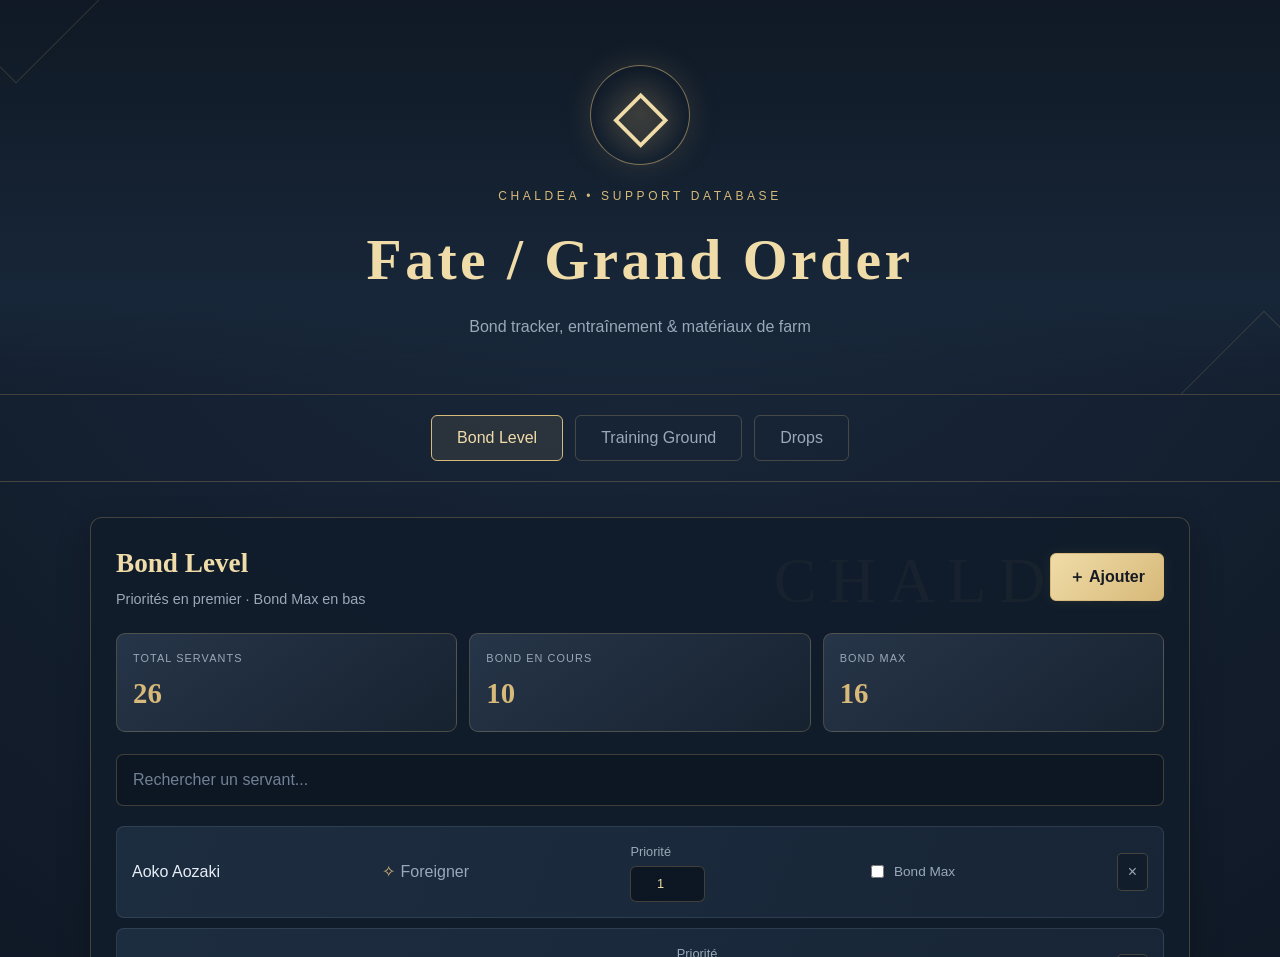
<file: index.html>
<!DOCTYPE html>
<html lang="fr">
<head>
  <meta charset="UTF-8">
  <meta name="viewport" content="width=device-width, initial-scale=1.0">
  <meta http-equiv="refresh" content="0; url=fgo.html">
  <title>Chaldea Database</title>
</head>
<body>
  <p>Redirection vers <a href="fgo.html">Chaldea Database</a>...</p>
</body>
</html>
</file>
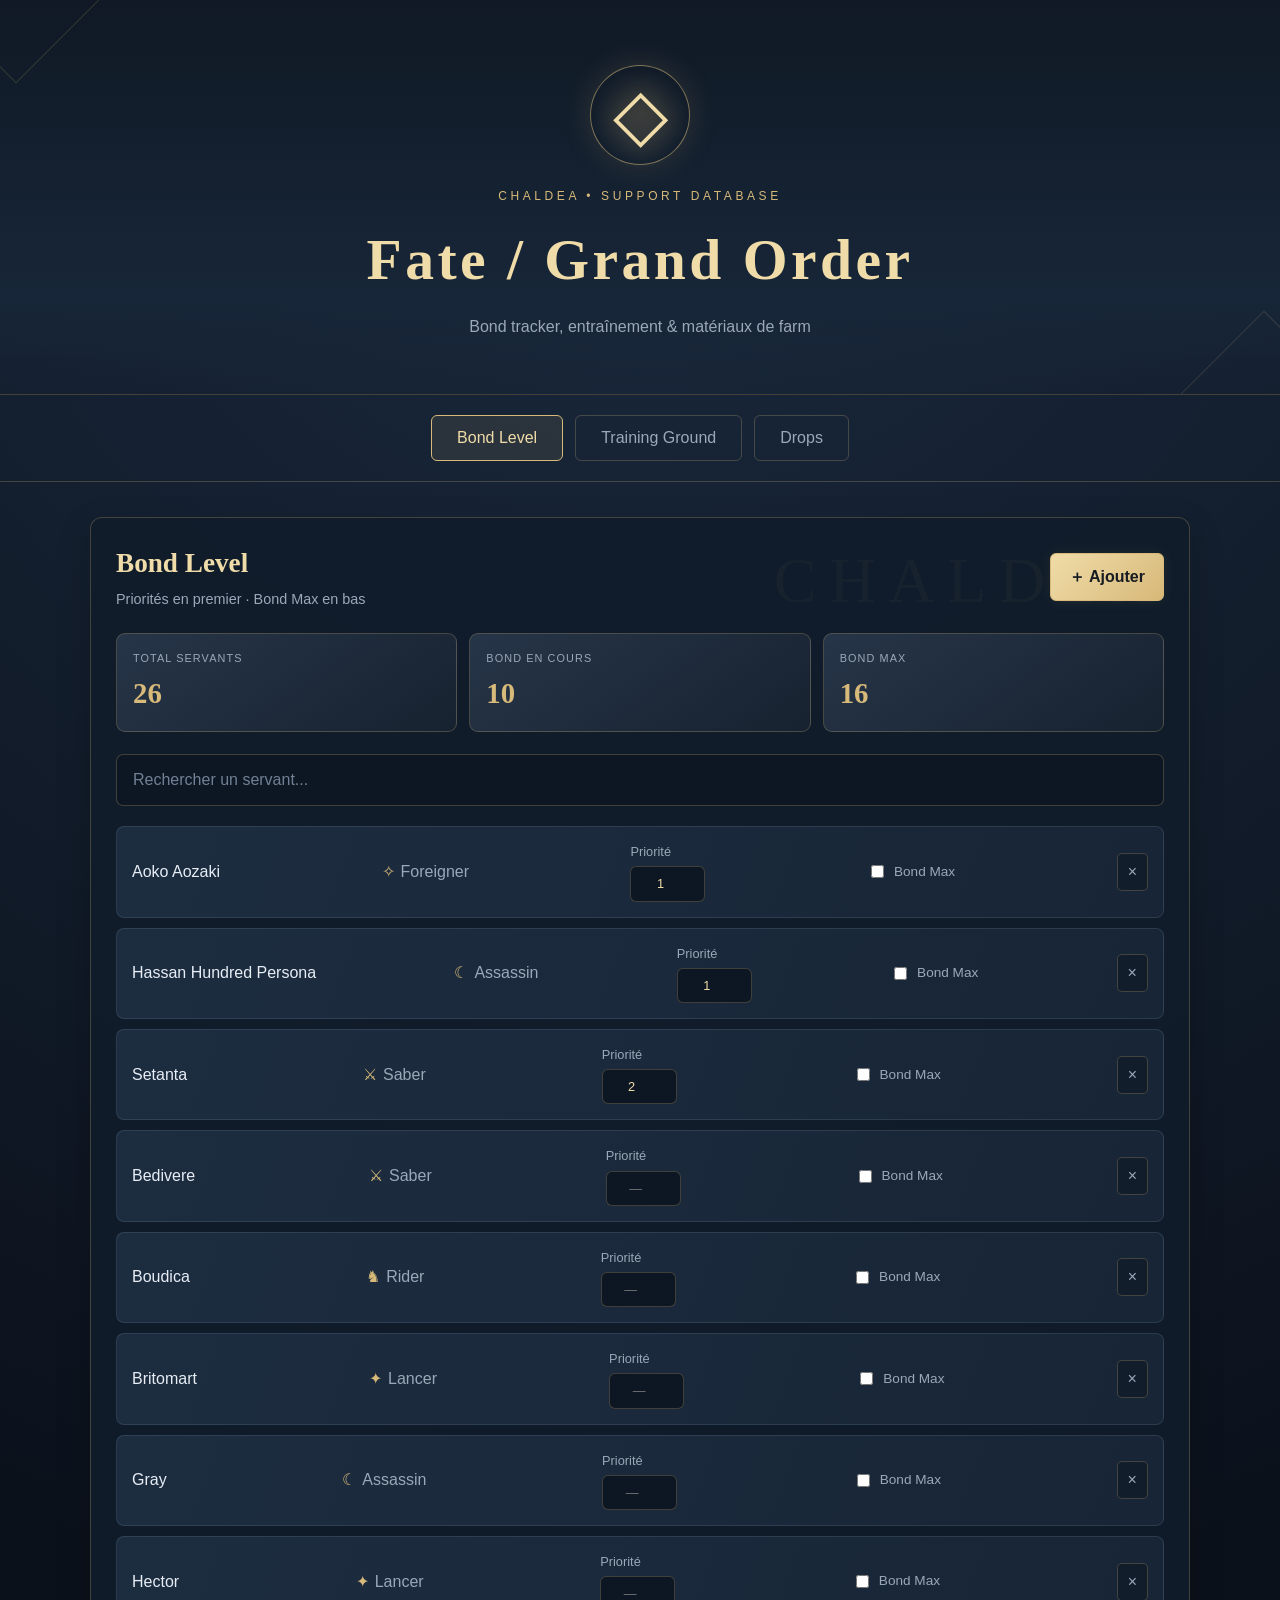
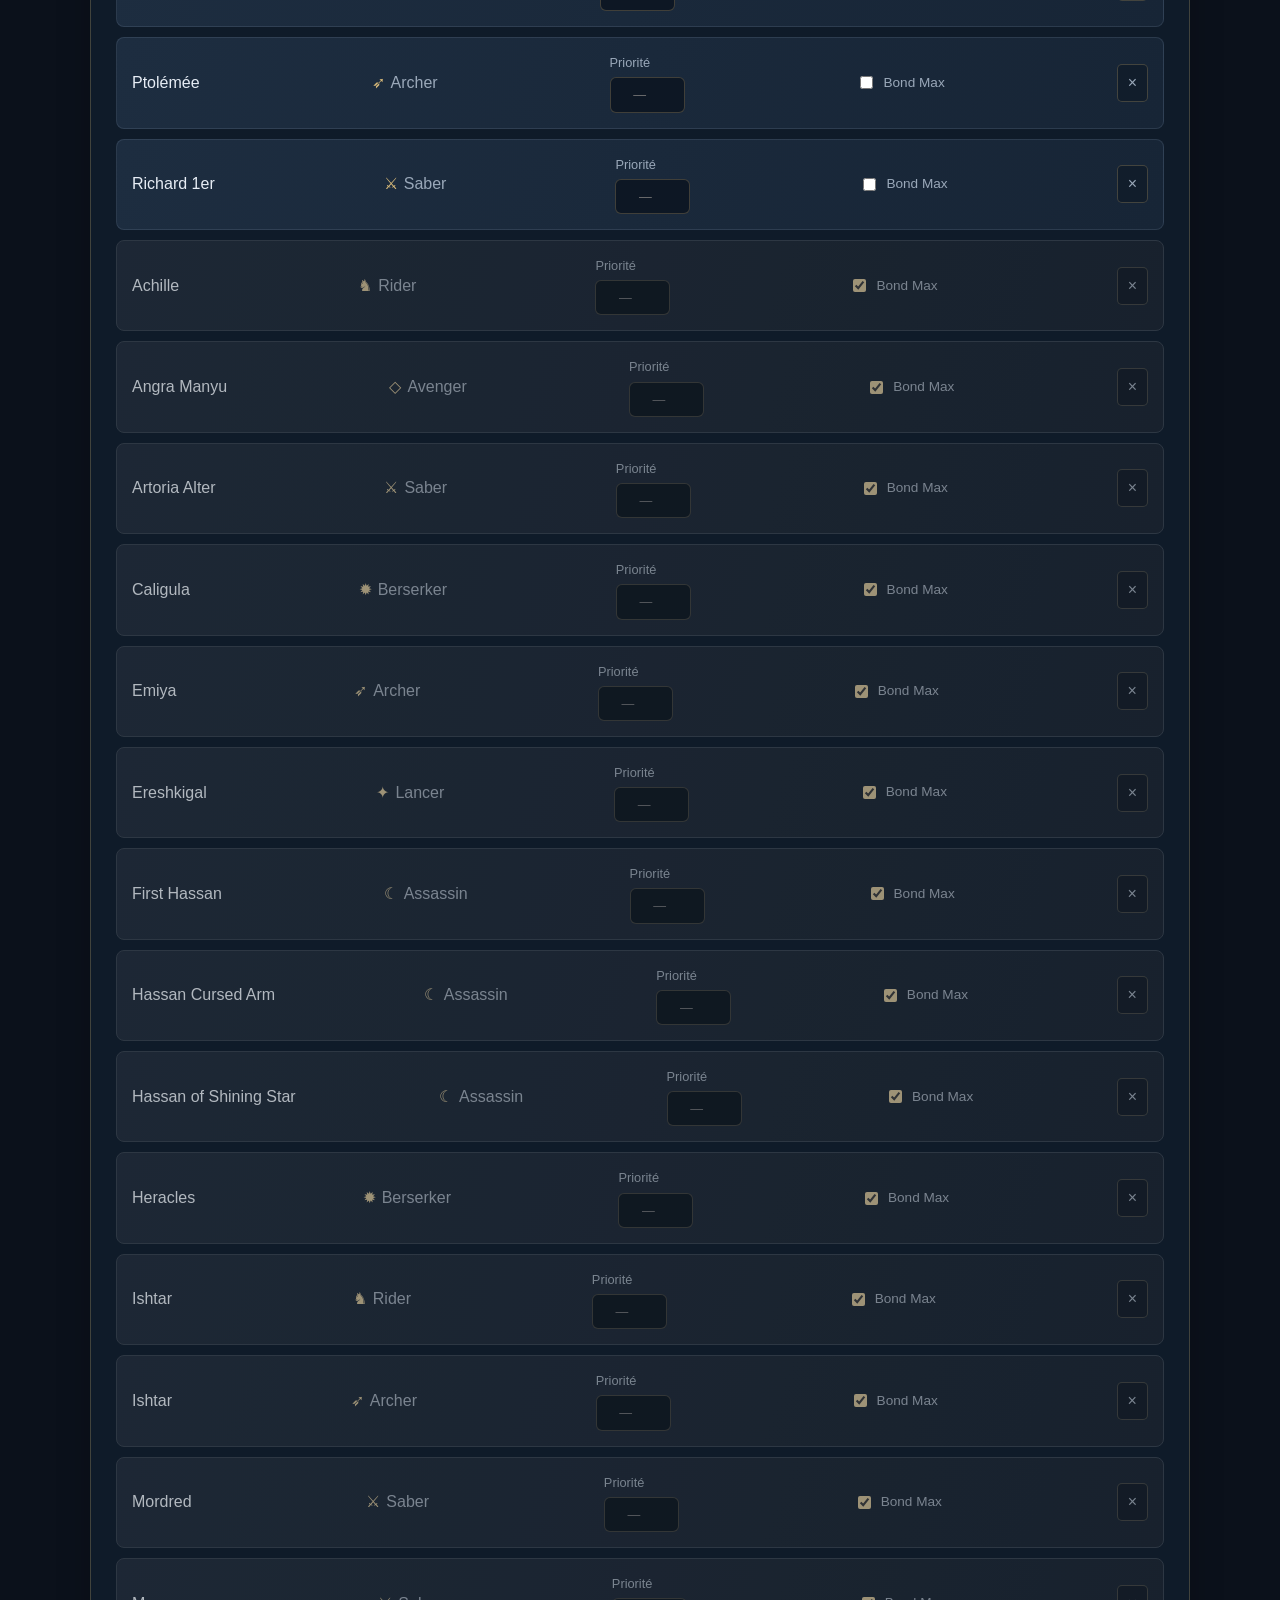
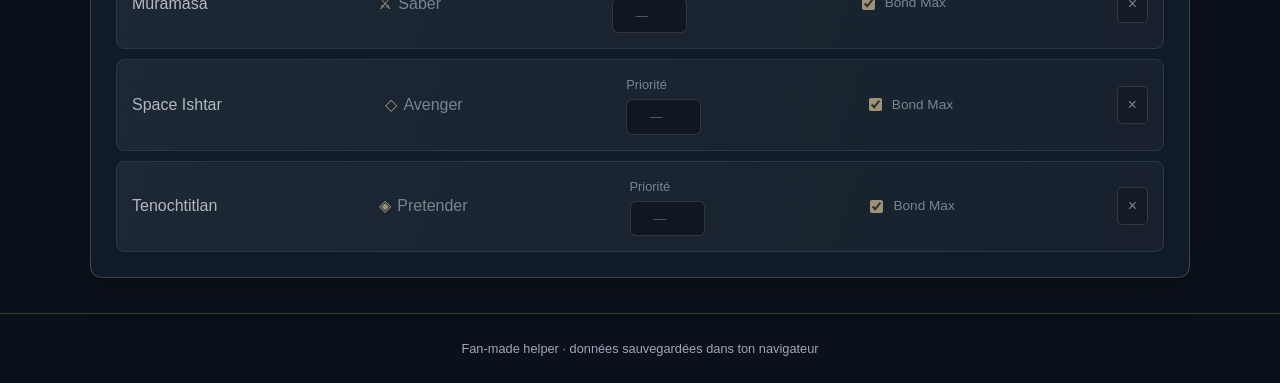
<file: fgo.html>
<!DOCTYPE html>
<html lang="fr">
<head>
  <meta charset="UTF-8">
  <meta name="viewport" content="width=device-width, initial-scale=1.0">
  <title>Fate/Grand Order | Helper</title>
  <link rel="stylesheet" href="fgo.css">
</head>
<body>
<header class="hero">
  <div class="fgo-brand-mark" aria-hidden="true">
    <span>◇</span>
  </div>
  <div class="eyebrow">CHALDEA • SUPPORT DATABASE</div>
  <h1>Fate / Grand Order</h1>
  <p>Bond tracker, entraînement &amp; matériaux de farm</p>
</header>
  <nav class="tabs">
    <button class="tab active" data-tab="bond" type="button">Bond Level</button>
    <button class="tab" data-tab="training" type="button">Training Ground</button>
    <button class="tab" data-tab="farm" type="button">Drops</button>
  </nav>

  <main>
    <section id="bond" class="panel active">
      <div class="section-head">
        <div>
          <h2>Bond Level</h2>
          <p>Priorités en premier · Bond Max en bas</p>
        </div>
        <button id="addServant" class="primary" type="button">＋ Ajouter</button>
      </div>

      <div class="bond-stats" id="bondStats">
        <div class="stat-card"><span class="stat-label">TOTAL SERVANTS</span><strong id="totalCount">0</strong></div>
        <div class="stat-card"><span class="stat-label">BOND EN COURS</span><strong id="activeCount">0</strong></div>
        <div class="stat-card"><span class="stat-label">BOND MAX</span><strong id="maxCount">0</strong></div>
      </div>

      <div class="toolbar">
        <input id="bondSearch" type="search" placeholder="Rechercher un servant..." class="search">
      </div>
      <div id="servantList"></div>
    </section>

    <section id="training" class="panel">
      <div class="section-head">
        <div>
          <h2>Training Ground</h2>
          <p>Planning hebdomadaire des entraînements et tableau des gemmes</p>
        </div>
      </div>

      <div class="training-section">
        <h3>Planning de la semaine</h3>
        <div class="training-week">
          <article class="training-day"><h4>Lundi</h4><img src="assets/training-ground/training-ground-2.png" alt="Icône de classe du lundi"></article>
          <article class="training-day"><h4>Mardi</h4><img src="assets/training-ground/training-ground-3.png" alt="Icône de classe du mardi"></article>
          <article class="training-day">
  <h4>Mercredi</h4>
  <img src="assets/training-ground/training-ground-4.png" alt="Icône de classe du mercredi">
  <span class="training-plus">+</span>
  <img src="assets/training-ground/training-ground-5.png" alt="Icône supplémentaire du mercredi">
</article>

<article class="training-day">
  <h4>Jeudi</h4>
  <img src="assets/training-ground/training-ground-9.png" alt="Icône de classe du jeudi">
  <span class="training-plus">+</span>
  <img src="assets/training-ground/training-ground-10.png" alt="Icône supplémentaire du jeudi">
</article>
          <article class="training-day"><h4>Vendredi</h4><img src="assets/training-ground/training-ground-11.png" alt="Icône de classe du vendredi"></article>
          <article class="training-day"><h4>Samedi</h4><img src="assets/training-ground/training-ground-13.png" alt="Icône de classe du samedi"></article>
          <article class="training-day"><h4>Dimanche</h4><img src="assets/training-ground/training-ground-13.png" alt="Icône de classe du dimanche"></article>
        </div>
        <p class="training-note">Le symbole « + » est conservé pour le mercredi et le jeudi, comme indiqué dans le tableau Excel.</p>
      </div>

      <div class="training-section">
        <h3>Gemmes par rareté</h3>
        <div class="gem-grid">
          <article class="gem-card">
            <img src="assets/training-ground/training-ground-6.png" alt="Gemmes bleues">
            <h4>Gemmes bleues</h4>
            <div class="gem-values"><span>★ 1 : 18</span><span>★★ 2 : 27</span><span>★★★ 3 : 36</span><span>★★★★ 4 : 42</span><span>★★★★★ 5 : 51</span></div>
          </article>
          <article class="gem-card">
            <img src="assets/training-ground/training-ground-7.png" alt="Gemmes rouges">
            <h4>Gemmes rouges</h4>
            <div class="gem-values"><span>★ 1 : 18</span><span>★★ 2 : 27</span><span>★★★ 3 : 36</span><span>★★★★ 4 : 42</span><span>★★★★★ 5 : 51</span></div>
          </article>
          <article class="gem-card">
            <img src="assets/training-ground/training-ground-8.png" alt="Gemmes dorées">
            <h4>Gemmes dorées</h4>
            <div class="gem-values"><span>★ 1 : 18</span><span>★★ 2 : 27</span><span>★★★ 3 : 36</span><span>★★★★ 4 : 42</span><span>★★★★★ 5 : 51</span></div>
          </article>
        </div>
      </div>
      <p class="training-source">Données reprises de la feuille « TRAINING GROUND » du classeur fourni.</p>
    </section>

    <section id="farm" class="panel">
      <div class="section-head">
        <div><h2>Drops</h2><p>Matériaux et missions associées</p></div>
      </div>
      <input id="farmSearch" type="search" placeholder="Rechercher un matériau, lieu ou mission..." class="search compact">
      <div id="farmList"></div>
    </section>
  </main>

  <dialog id="servantDialog">
    <form id="servantForm">
      <h3>Ajouter un servant</h3>
      <label>Nom<input name="name" type="text" required></label>
      <label>Classe<input name="classe" type="text" placeholder="Saber, Archer..."></label>
      <label>Priorité<input name="priority" type="number" min="1" placeholder="1 = priorité haute"></label>
      <div class="dialog-actions">
        <button type="button" id="cancelDialog" class="ghost">Annuler</button>
        <button type="submit" class="primary">Ajouter</button>
      </div>
    </form>
  </dialog>

  <footer>Fan-made helper · données sauvegardées dans ton navigateur</footer>
  <script src="fgo.js"></script>
</body>
</html>
</file>
<file: fgo.css>
/* =========================================
   FATE / GRAND ORDER — CHALDEA INTERFACE
========================================= */
:root {
  --bg: #0b111b;
  --bg-light: #111d2b;
  --panel: #172536;
  --panel-light: #223449;
  --gold: #d7b979;
  --gold-light: #f0dca8;
  --text: #e7edf5;
  --muted: #9aa8b9;
  --border: rgba(215, 185, 121, .25);
  --danger: #bd7373;
}
* { box-sizing: border-box; }
html { scroll-behavior: smooth; }
body {
  margin: 0; min-height: 100vh;
  background: radial-gradient(circle at top, #1b2b40 0%, transparent 45%), var(--bg);
  color: var(--text); font-family: "Segoe UI", Arial, sans-serif; line-height: 1.5;
}
button, input { font: inherit; }
button { cursor: pointer; }
.hero {
  position: relative; overflow: hidden; text-align: center; padding: 65px 20px 55px;
  background: linear-gradient(180deg, #101925, #172638 75%, transparent);
  border-bottom: 1px solid var(--border);
}
/* Logo Fate / Grand Order */
.fgo-brand-mark {
  width: 100px;
  height: 100px;
  margin: 0 auto 22px;
  display: grid;
  place-items: center;
  border: 1px solid rgba(215, 185, 121, .55);
  border-radius: 50%;
  background: radial-gradient(circle, #d7b97920, transparent 70%);
  box-shadow: 0 0 30px rgba(215, 185, 121, .15);
}

.fgo-brand-mark span {
  color: var(--gold-light);
  font-family: Georgia, serif;
  font-size: 4.5rem;
  text-shadow: 0 0 25px rgba(215, 185, 121, .6);
  line-height: 1;
}
.hero::before, .hero::after {
  content: ""; position: absolute; width: 150px; height: 150px;
  border: 1px solid rgba(215, 185, 121, .16); transform: rotate(45deg); pointer-events: none;
}
.hero::before { top: -100px; left: -60px; }
.hero::after { bottom: -100px; right: -60px; }
.eyebrow { color: var(--gold); font-size: .75rem; letter-spacing: .3em; margin-bottom: 12px; }
.hero h1 { margin: 0; color: var(--gold-light); font-family: Georgia, serif; font-size: clamp(2rem, 6vw, 3.6rem); letter-spacing: .06em; }
.hero p { color: var(--muted); margin: 12px 0 0; }
.tabs { display: flex; justify-content: center; flex-wrap: wrap; gap: 12px; padding: 20px; border-bottom: 1px solid var(--border); }
.tab { padding: 10px 25px; color: var(--muted); background: transparent; border: 1px solid var(--border); border-radius: 6px; transition: .2s; }
.tab:hover, .tab.active { color: var(--gold-light); background: rgba(215, 185, 121, .1); border-color: var(--gold); }
main { width: min(1100px, 92%); margin: 35px auto; }
.panel { display: none; position: relative; overflow: hidden; padding: 25px; background: rgba(17, 29, 43, .92); border: 1px solid var(--border); border-radius: 12px; box-shadow: 0 12px 35px rgba(0, 0, 0, .2); }
.panel.active { display: block; }
.panel::before { content: "CHALDEA"; position: absolute; top: 15px; right: 20px; color: rgba(215, 185, 121, .045); font-family: Georgia, serif; font-size: clamp(2rem, 7vw, 4rem); letter-spacing: .2em; pointer-events: none; }
.section-head { position: relative; z-index: 1; display: flex; align-items: center; justify-content: space-between; gap: 15px; margin-bottom: 20px; }
.section-head h2 { color: var(--gold-light); font-family: Georgia, serif; margin: 0; font-size: 1.7rem; }
.section-head p { margin: 5px 0 0; color: var(--muted); font-size: .9rem; }
.bond-stats { position: relative; z-index: 1; display: grid; grid-template-columns: repeat(3, 1fr); gap: 12px; margin: 22px 0; }
.stat-card { display: flex; flex-direction: column; gap: 6px; padding: 16px; background: linear-gradient(145deg, #263548, #172230); border: 1px solid var(--border); border-radius: 9px; }
.stat-label { color: var(--muted); font-size: .68rem; letter-spacing: .1em; }
.stat-card strong { color: var(--gold); font-family: Georgia, serif; font-size: 1.8rem; }
.toolbar { position: relative; z-index: 1; margin: 20px 0; }
.search { display: block; width: 100%; padding: 13px 16px; color: var(--text); background: #0d1724; border: 1px solid var(--border); border-radius: 7px; outline: none; transition: border-color .2s, box-shadow .2s; }
.search.compact { margin-bottom: 20px; }
.search:focus { border-color: var(--gold); box-shadow: 0 0 0 3px rgba(215, 185, 121, .08); }
.search::placeholder { color: #718094; }
.primary { padding: 11px 18px; color: #171b21; background: linear-gradient(135deg, var(--gold-light), var(--gold)); border: 1px solid var(--gold); border-radius: 6px; font-weight: 700; transition: .2s; box-shadow: 0 0 15px rgba(215, 185, 121, .08); }
.primary:hover { filter: brightness(1.1); box-shadow: 0 0 18px rgba(215, 185, 121, .2); transform: translateY(-1px); }
.ghost { padding: 9px 15px; color: var(--muted); background: transparent; border: 1px solid var(--border); border-radius: 6px; }
.ghost:hover { color: var(--gold); border-color: var(--gold); }
.small-btn { padding: 6px 10px; color: var(--muted); background: #111d2b; border: 1px solid var(--border); border-radius: 5px; transition: .2s; }
.small-btn:hover { color: var(--gold); border-color: var(--gold); }
#servantList, #farmList { position: relative; z-index: 1; display: flex; flex-direction: column; gap: 10px; }
.servant { display: flex; align-items: center; justify-content: space-between; flex-wrap: wrap; gap: 12px; padding: 15px; background: linear-gradient(110deg, #1d2d40, #172536); border: 1px solid rgba(150, 170, 195, .16); border-radius: 8px; transition: border-color .2s, background .2s; }
.servant:hover { border-color: rgba(215, 185, 121, .5); background: #263447; }
.servant.done { border-color: #344253; filter: saturate(.65); opacity: .75; }
.class-tag { display: inline-flex; align-items: center; gap: 6px; color: var(--muted); }
.class-symbol { color: var(--gold); font-size: 1rem; }
.priority-indicator { min-width: 40px; padding: 5px 8px; color: var(--gold); background: rgba(215, 185, 121, .08); border: 1px solid rgba(215, 185, 121, .4); border-radius: 6px; font-size: .8rem; text-align: center; }
.priority-edit { display: flex; flex-direction: column; gap: 5px; color: var(--muted); font-size: .8rem; }
.priority-edit input { width: 75px; padding: 7px; color: var(--gold-light); background: #0d1724; border: 1px solid var(--border); border-radius: 6px; text-align: center; outline: none; }
.priority-edit input:focus { border-color: var(--gold); }
.servant .bond { display: flex; align-items: center; gap: 7px; color: var(--muted); font-size: .85rem; }
.servant .bond input { accent-color: var(--gold); }
.farm-entry { padding: 15px; background: linear-gradient(110deg, #1d2d40, #172536); border: 1px solid rgba(150, 170, 195, .16); border-radius: 8px; transition: .2s; }
.farm-entry:hover { background: #263447; border-color: var(--border); }
.farm-top { display: flex; align-items: center; justify-content: space-between; gap: 12px; }
.farm-top strong { color: var(--gold-light); }
.drop { color: var(--gold); padding: 4px 9px; border: 1px solid var(--border); border-radius: 6px; }
.farm-meta { margin-top: 8px; color: var(--muted); font-size: .88rem; }
dialog { width: min(430px, 92%); padding: 25px; color: var(--text); background: #172536; border: 1px solid var(--gold); border-radius: 12px; box-shadow: 0 20px 70px rgba(0, 0, 0, .6); }
dialog::backdrop { background: rgba(0, 0, 0, .75); backdrop-filter: blur(4px); }
dialog h3 { margin-top: 0; color: var(--gold-light); font-family: Georgia, serif; }
dialog label { display: flex; flex-direction: column; gap: 6px; margin: 15px 0; color: var(--muted); font-size: .9rem; }
dialog input { width: 100%; padding: 11px; color: var(--text); background: #0d1724; border: 1px solid var(--border); border-radius: 6px; outline: none; }
dialog input:focus { border-color: var(--gold); }
.dialog-actions { display: flex; justify-content: flex-end; gap: 10px; margin-top: 20px; }
footer { padding: 25px 15px; color: var(--muted); font-size: .8rem; text-align: center; border-top: 1px solid var(--border); }

/* TRAINING GROUND */
.training-section { position: relative; z-index: 1; margin: 24px 0; }
.training-section h3 { margin: 0 0 14px; color: var(--gold-light); font-family: Georgia, serif; font-size: 1.25rem; }
.training-week { display: grid; grid-template-columns: repeat(7, minmax(0, 1fr)); gap: 10px; }
.training-day { min-height: 125px; display: flex; flex-direction: column; align-items: center; justify-content: center; gap: 10px; padding: 12px 6px; background: linear-gradient(145deg, #263548, #172230); border: 1px solid var(--border); border-radius: 9px; }
.training-day h4 { margin: 0; color: var(--muted); font-size: .82rem; text-transform: capitalize; }
.training-day img { width: 40px; height: 40px; object-fit: contain; image-rendering: auto; }
/* Images supplémentaires du mercredi et jeudi */
.training-day .training-plus {
  margin: 2px 0;
}

.training-day img {
  width: 40px;
  height: 40px;
  object-fit: contain;
  image-rendering: auto;
}
.training-plus { color: var(--gold); font-weight: 800; font-size: 1.1rem; line-height: 1; }
.training-note, .training-source { color: var(--muted); font-size: .82rem; }
.gem-grid { display: grid; grid-template-columns: repeat(3, minmax(0, 1fr)); gap: 14px; }
.gem-card { display: flex; flex-direction: column; align-items: center; gap: 10px; padding: 18px; text-align: center; background: linear-gradient(145deg, #263548, #172230); border: 1px solid var(--border); border-radius: 9px; }
.gem-card img { width: 100px; height: 109px; object-fit: contain; }
.gem-card h4 { margin: 0; color: var(--gold-light); }
.gem-values { display: grid; gap: 5px; width: 100%; color: var(--muted); font-size: .85rem; }
.gem-values span { padding: 4px; background: rgba(13, 23, 36, .65); border-radius: 5px; }
.loading-message, .error-message, .empty { color: var(--muted); }

@media (max-width: 800px) {
  .training-week { grid-template-columns: repeat(4, minmax(0, 1fr)); }
}
@media (max-width: 600px) {
  .hero { padding: 45px 15px; }
  main { width: 94%; margin: 20px auto; }
  .panel { padding: 16px; }
  .section-head { align-items: flex-start; }
  .section-head h2 { font-size: 1.4rem; }
  .bond-stats { gap: 6px; }
  .stat-card { padding: 10px; }
  .stat-label { font-size: .58rem; }
  .stat-card strong { font-size: 1.35rem; }
  .tabs { gap: 8px; }
  .tab { padding: 9px 14px; }
  .farm-top { flex-wrap: wrap; }
  .training-week { grid-template-columns: repeat(2, minmax(0, 1fr)); }
  .gem-grid { grid-template-columns: 1fr; }
  .priority-edit input { width: 65px; }
}
</file>
